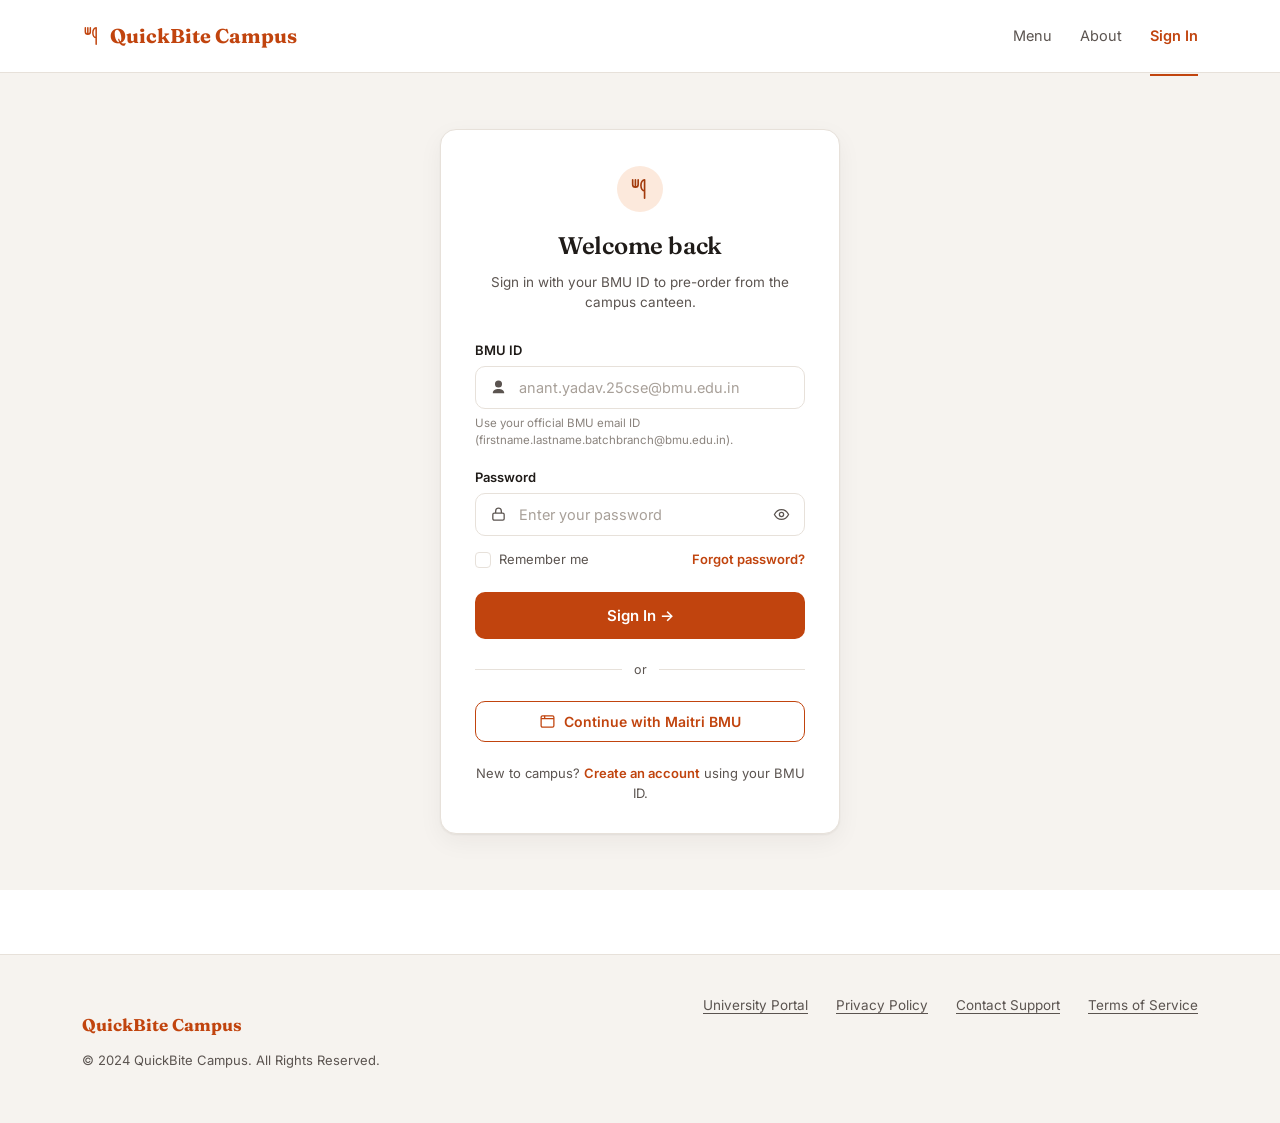
<file: login.html>
<!DOCTYPE html>
<html lang="en">

<head>
    <meta charset="UTF-8">
    <meta name="viewport" content="width=device-width, initial-scale=1.0">
    <title>Sign In — QuickBite Campus</title>
    <link rel="preconnect" href="https://fonts.googleapis.com">
    <link href="https://fonts.googleapis.com/css2?family=Fraunces:wght@600;700&family=Inter:wght@400;500;600;700&display=swap" rel="stylesheet">
    <link rel="stylesheet" href="style.css">
    <link rel="stylesheet" href="login.css">
</head>

<body>

    <header class="site-header">
        <div class="wrap">
            <a href="index.html" class="brand">
                <svg width="20" height="20" viewBox="0 0 24 24" fill="none"><path d="M7 2v8M4 2v5a3 3 0 0 0 6 0V2M17 2c-2.2 0-4 2.5-4 6s1.8 6 4 6M17 2v20" stroke="currentColor" stroke-width="1.8" stroke-linecap="round"/></svg> QuickBite Campus
            </a>
            <nav class="main-nav" style="margin-left:auto;">
                <a href="menu.html">Menu</a>
                <a href="about.html">About</a>
                <a href="login.html" class="active">Sign In</a>
            </nav>
        </div>
    </header>

    <main class="login-page">
        <div class="login-card">

            <div class="login-head">
                <span class="login-icon">
        <svg width="22" height="22" viewBox="0 0 24 24" fill="none"><path d="M7 2v8M4 2v5a3 3 0 0 0 6 0V2M17 2c-2.2 0-4 2.5-4 6s1.8 6 4 6M17 2v20" stroke="currentColor" stroke-width="1.8" stroke-linecap="round"/></svg>
      </span>
                <h1>Welcome back</h1>
                <p class="login-sub">Sign in with your BMU ID to pre-order from the campus canteen.</p>
            </div>

            <form class="login-form" action="#" method="post">

                <label class="field">
        <span class="field-label">BMU ID</span>
        <div class="input-wrap">
          <svg width="17" height="17" viewBox="0 0 24 24" fill="none"><path d="M12 12a5 5 0 1 0 0-10 5 5 0 0 0 0 10Zm0 2c-4.4 0-8 2.2-8 5v1h16v-1c0-2.8-3.6-5-8-5Z" fill="currentColor"/></svg>
          <input type="email" name="bmuid" placeholder="anant.yadav.25cse@bmu.edu.in" autocomplete="username" required>
        </div>
        <span class="field-hint">Use your official BMU email ID (firstname.lastname.batchbranch@bmu.edu.in).</span>
      </label>

                <label class="field">
        <span class="field-label">Password</span>
        <div class="input-wrap">
          <svg width="17" height="17" viewBox="0 0 24 24" fill="none"><rect x="4" y="10" width="16" height="10" rx="2" stroke="currentColor" stroke-width="1.8"/><path d="M8 10V7a4 4 0 0 1 8 0v3" stroke="currentColor" stroke-width="1.8"/></svg>
          <input type="password" name="password" placeholder="Enter your password" autocomplete="current-password" required>
          <button type="button" class="toggle-visibility" aria-label="Show password">
            <svg width="17" height="17" viewBox="0 0 24 24" fill="none"><path d="M2 12s3.5-7 10-7 10 7 10 7-3.5 7-10 7-10-7-10-7Z" stroke="currentColor" stroke-width="1.8"/><circle cx="12" cy="12" r="3" stroke="currentColor" stroke-width="1.8"/></svg>
          </button>
        </div>
      </label>

                <div class="field-row">
                    <label class="checkbox">
          <input type="checkbox" name="remember">
          <span class="checkbox-box"></span>
          Remember me
        </label>
                    <a href="#" class="forgot-link">Forgot password?</a>
                </div>

                <button type="submit" class="btn btn-primary btn-block login-submit">Sign In →</button>

            </form>

            <div class="divider"><span>or</span></div>

            <button type="button" class="btn btn-ghost btn-block sso-btn">
      <svg width="17" height="17" viewBox="0 0 24 24" fill="none"><rect x="3" y="4" width="18" height="16" rx="2" stroke="currentColor" stroke-width="1.8"/><path d="M3 8h18M8 4v4" stroke="currentColor" stroke-width="1.8"/></svg>
      Continue with Maitri BMU
    </button>

            <p class="signup-note">New to campus? <a href="signup.html">Create an account</a> using your BMU ID.</p>

        </div>
    </main>

    <footer class="site-footer">
        <div class="wrap">
            <div>
                <p class="brand" style="font-size:17px;">QuickBite Campus</p>
                <p class="footer-copy">© 2024 QuickBite Campus. All Rights Reserved.</p>
            </div>
            <nav class="footer-links">
                <a href="#">University Portal</a>
                <a href="#">Privacy Policy</a>
                <a href="#">Contact Support</a>
                <a href="#">Terms of Service</a>
            </nav>
        </div>
    </footer>

</body>

</html>
</file>
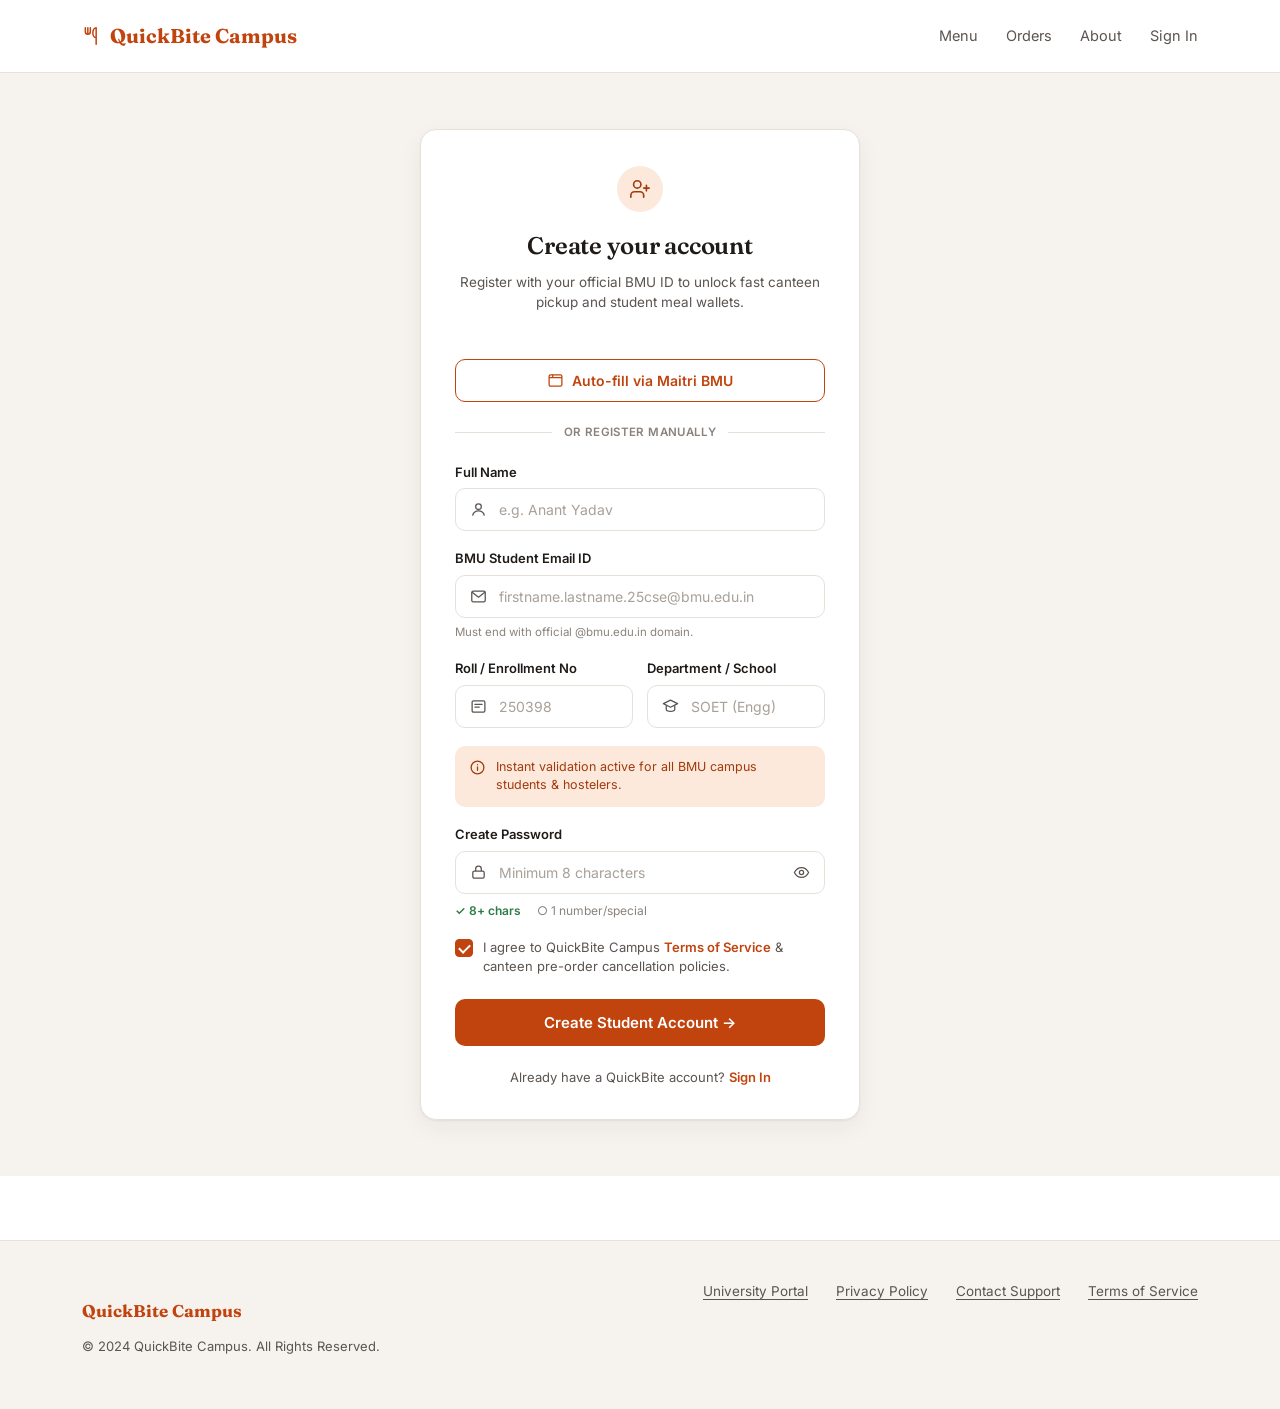
<file: signup.html>
<!DOCTYPE html>
<html lang="en">

<head>
    <meta charset="UTF-8">
    <meta name="viewport" content="width=device-width, initial-scale=1.0">
    <title>Create Account — QuickBite Campus</title>
    <link rel="preconnect" href="https://fonts.googleapis.com">
    <link href="https://fonts.googleapis.com/css2?family=Fraunces:wght@600;700&family=Inter:wght@400;500;600;700&display=swap" rel="stylesheet">
    <link rel="stylesheet" href="style.css">
    <link rel="stylesheet" href="signup.css">
</head>

<body>

    <header class="site-header">
        <div class="wrap">
            <a href="index.html" class="brand">
                <svg width="20" height="20" viewBox="0 0 24 24" fill="none"><path d="M7 2v8M4 2v5a3 3 0 0 0 6 0V2M17 2c-2.2 0-4 2.5-4 6s1.8 6 4 6M17 2v20" stroke="currentColor" stroke-width="1.8" stroke-linecap="round"/></svg> QuickBite Campus
            </a>
            <nav class="main-nav" style="margin-left:auto;">
                <a href="menu.html">Menu</a>
                <a href="order.html">Orders</a>
                <a href="about.html">About</a>
                <a href="login.html">Sign In</a>
            </nav>
        </div>
    </header>

    <main class="signup-page">
        <div class="signup-card">

            <div class="signup-head">
                <span class="signup-icon">
        <svg width="22" height="22" viewBox="0 0 24 24" fill="none"><path d="M16 21v-2a4 4 0 0 0-4-4H6a4 4 0 0 0-4 4v2" stroke="currentColor" stroke-width="1.8" stroke-linecap="round"/><circle cx="9" cy="7" r="4" stroke="currentColor" stroke-width="1.8"/><path d="M19 8v6M22 11h-6" stroke="currentColor" stroke-width="1.8" stroke-linecap="round"/></svg>
      </span>
                <h1>Create your account</h1>
                <p class="signup-sub">Register with your official BMU ID to unlock fast canteen pickup and student meal wallets.</p>
            </div>

            <button type="button" class="btn btn-ghost btn-block sso-btn">
      <svg width="17" height="17" viewBox="0 0 24 24" fill="none"><rect x="3" y="4" width="18" height="16" rx="2" stroke="currentColor" stroke-width="1.8"/><path d="M3 8h18M8 4v4" stroke="currentColor" stroke-width="1.8"/></svg>
      Auto-fill via Maitri BMU
    </button>

            <div class="divider"><span>OR REGISTER MANUALLY</span></div>

            <form class="signup-form" action="#" method="post">

                <label class="field">
        <span class="field-label">Full Name</span>
        <div class="input-wrap">
          <svg width="17" height="17" viewBox="0 0 24 24" fill="none"><circle cx="12" cy="8" r="4" stroke="currentColor" stroke-width="1.8"/><path d="M4 20c0-3.3 3.6-6 8-6s8 2.7 8 6" stroke="currentColor" stroke-width="1.8" stroke-linecap="round"/></svg>
          <input type="text" name="fullname" placeholder="e.g. Anant Yadav" autocomplete="name" required>
        </div>
      </label>

                <label class="field">
        <span class="field-label">BMU Student Email ID</span>
        <div class="input-wrap">
          <svg width="17" height="17" viewBox="0 0 24 24" fill="none"><rect x="2.5" y="4.5" width="19" height="15" rx="2" stroke="currentColor" stroke-width="1.8"/><path d="m3 6 9 7 9-7" stroke="currentColor" stroke-width="1.8" stroke-linecap="round"/></svg>
          <input type="email" name="email" placeholder="firstname.lastname.25cse@bmu.edu.in" autocomplete="email" required>
        </div>
        <span class="field-hint">Must end with official @bmu.edu.in domain.</span>
      </label>

                <div class="field-row-2">
                    <label class="field">
          <span class="field-label">Roll / Enrollment No</span>
          <div class="input-wrap">
            <svg width="17" height="17" viewBox="0 0 24 24" fill="none"><rect x="3" y="4" width="18" height="16" rx="2" stroke="currentColor" stroke-width="1.8"/><path d="M7 9h10M7 13h6" stroke="currentColor" stroke-width="1.8" stroke-linecap="round"/></svg>
            <input type="text" name="rollno" placeholder="250398" required>
          </div>
        </label>

                    <label class="field">
          <span class="field-label">Department / School</span>
          <div class="input-wrap">
            <svg width="17" height="17" viewBox="0 0 24 24" fill="none"><path d="M12 3 2 8l10 5 10-5-10-5Z" stroke="currentColor" stroke-width="1.8" stroke-linejoin="round"/><path d="M6 10.5V16c0 1.5 2.7 3 6 3s6-1.5 6-3v-5.5" stroke="currentColor" stroke-width="1.8"/></svg>
            <input type="text" name="department" placeholder="SOET (Engg)" required>
          </div>
        </label>
                </div>

                <div class="info-banner">
                    <svg width="17" height="17" viewBox="0 0 24 24" fill="none"><circle cx="12" cy="12" r="9" stroke="currentColor" stroke-width="1.8"/><path d="M12 8v.01M12 11v5" stroke="currentColor" stroke-width="1.8" stroke-linecap="round"/></svg>                    Instant validation active for all BMU campus students &amp; hostelers.
                </div>

                <label class="field">
        <span class="field-label">Create Password</span>
        <div class="input-wrap">
          <svg width="17" height="17" viewBox="0 0 24 24" fill="none"><rect x="4" y="10" width="16" height="10" rx="2" stroke="currentColor" stroke-width="1.8"/><path d="M8 10V7a4 4 0 0 1 8 0v3" stroke="currentColor" stroke-width="1.8"/></svg>
          <input type="password" name="password" placeholder="Minimum 8 characters" autocomplete="new-password" required>
          <button type="button" class="toggle-visibility" aria-label="Show password">
            <svg width="17" height="17" viewBox="0 0 24 24" fill="none"><path d="M2 12s3.5-7 10-7 10 7 10 7-3.5 7-10 7-10-7-10-7Z" stroke="currentColor" stroke-width="1.8"/><circle cx="12" cy="12" r="3" stroke="currentColor" stroke-width="1.8"/></svg>
          </button>
        </div>
        <div class="password-checks">
          <span class="check-ok">✓ 8+ chars</span>
          <span class="check-pending">○ 1 number/special</span>
        </div>
      </label>

                <label class="checkbox terms-checkbox">
        <input type="checkbox" name="terms" checked required>
        <span class="checkbox-box"></span>
        <span>I agree to QuickBite Campus <a href="#">Terms of Service</a> &amp; canteen pre-order cancellation policies.</span>
      </label>

                <button type="submit" class="btn btn-primary btn-block signup-submit">Create Student Account →</button>

            </form>

            <p class="signin-note">Already have a QuickBite account? <a href="login.html">Sign In</a></p>

        </div>
    </main>

    <footer class="site-footer">
        <div class="wrap">
            <div>
                <p class="brand" style="font-size:17px;">QuickBite Campus</p>
                <p class="footer-copy">© 2024 QuickBite Campus. All Rights Reserved.</p>
            </div>
            <nav class="footer-links">
                <a href="#">University Portal</a>
                <a href="#">Privacy Policy</a>
                <a href="#">Contact Support</a>
                <a href="#">Terms of Service</a>
            </nav>
        </div>
    </footer>

</body>

</html>
</file>
<file: style.css>
/* ==========================================================================
   QuickBite Campus — Landing Page (index.html) — full stylesheet
   Colors used throughout (from the Figma design):
     #C1440E  — primary orange (buttons, prices, links, active states)
     #A23A0C  — orange dark (hover states)
     #FCE9DC  — orange light (icon backgrounds, tag pills, badges)
     #1F1B18  — ink (headings, body text, footer bar)
     #5B5450  — ink soft (secondary/paragraph text)
     #E7E1DA  — line (borders, dividers)
     #FFFFFF  — white (cards, buttons, page background)
     #F6F3EF  — background soft (features section, footer background)
     #FAF8F5  — background panel (subtle inset panels)
   ========================================================================== */

* { box-sizing: border-box; }

html { scroll-behavior: smooth; }

body {
  margin: 0;
  font-family: "Inter", -apple-system, BlinkMacSystemFont, "Segoe UI", sans-serif;
  color: #1F1B18;
  background: #FFFFFF;
  line-height: 1.5;
  -webkit-font-smoothing: antialiased;
}

h1, h2, h3 {
  font-family: "Fraunces", Georgia, "Times New Roman", serif;
  font-weight: 600;
  margin: 0;
  color: #1F1B18;
  letter-spacing: -0.01em;
}

a { color: inherit; text-decoration: none; }
img { max-width: 100%; display: block; }
button { font-family: inherit; cursor: pointer; }

.wrap {
  max-width: 1180px;
  margin: 0 auto;
  padding: 0 32px;
}

:focus-visible {
  outline: 2px solid #C1440E;
  outline-offset: 2px;
}

@media (prefers-reduced-motion: reduce) {
  * { transition: none !important; animation: none !important; }
}

/* ---------- Header ---------- */

.site-header {
  border-bottom: 1px solid #E7E1DA;
  background: #FFFFFF;
  position: sticky;
  top: 0;
  z-index: 40;
}

.site-header .wrap {
  display: flex;
  align-items: center;
  gap: 28px;
  height: 72px;
}

.brand {
  display: flex;
  align-items: center;
  gap: 8px;
  font-family: "Fraunces", Georgia, serif;
  font-weight: 700;
  font-size: 20px;
  color: #C1440E;
  white-space: nowrap;
}

.brand svg { flex: none; }

.header-search {
  flex: 1;
  max-width: 340px;
  display: flex;
  align-items: center;
  gap: 8px;
  border: 1px solid #E7E1DA;
  border-radius: 10px;
  padding: 9px 14px;
  background: #F6F3EF;
  color: #5B5450;
}

.header-search input {
  border: none;
  background: none;
  outline: none;
  font-size: 14px;
  color: #1F1B18;
  width: 100%;
  font-family: inherit;
}

.header-search svg { flex: none; opacity: 0.6; }

.main-nav {
  display: flex;
  align-items: center;
  gap: 28px;
  margin-left: auto;
  font-size: 14.5px;
  color: #1F1B18;
}

.main-nav a {
  position: relative;
  padding: 4px 0;
  color: #5B5450;
}

.main-nav a:hover { color: #1F1B18; }

.main-nav a.active {
  color: #C1440E;
  font-weight: 600;
}

.main-nav a.active::after {
  content: "";
  position: absolute;
  left: 0;
  right: 0;
  bottom: -25px;
  height: 2px;
  background: #C1440E;
}

.avatar {
  width: 34px;
  height: 34px;
  border-radius: 50%;
  background: #FCE9DC;
  color: #A23A0C;
  display: flex;
  align-items: center;
  justify-content: center;
  font-weight: 700;
  font-size: 13px;
  flex: none;
}

/* ---------- Buttons ---------- */

.btn {
  display: inline-flex;
  align-items: center;
  justify-content: center;
  gap: 8px;
  padding: 12px 22px;
  border-radius: 10px;
  font-size: 15px;
  font-weight: 600;
  border: 1px solid transparent;
  transition: background 0.15s ease, border-color 0.15s ease, color 0.15s ease;
  white-space: nowrap;
}

.btn-primary {
  background: #C1440E;
  color: #FFFFFF;
}
.btn-primary:hover { background: #A23A0C; }

.btn-ghost {
  background: transparent;
  color: #C1440E;
  border-color: #C1440E;
}
.btn-ghost:hover { background: #FCE9DC; }

.btn-block { width: 100%; }

.btn-sm {
  padding: 8px 14px;
  font-size: 13.5px;
  border-radius: 6px;
}

/* ---------- Footer ---------- */

.site-footer {
  background: #F6F3EF;
  border-top: 1px solid #E7E1DA;
  padding: 40px 0;
  margin-top: 64px;
}

.site-footer .wrap {
  display: flex;
  justify-content: space-between;
  align-items: flex-start;
  flex-wrap: wrap;
  gap: 20px;
}

.site-footer .brand { margin-bottom: 6px; }

.footer-copy {
  font-size: 13px;
  color: #5B5450;
}

.footer-links {
  display: flex;
  gap: 28px;
  font-size: 13.5px;
}

.footer-links a {
  color: #5B5450;
  text-decoration: underline;
  text-underline-offset: 3px;
}
.footer-links a:hover { color: #1F1B18; }

/* ---------- Utility ---------- */

.eyebrow-link {
  font-size: 14px;
  font-weight: 600;
  color: #C1440E;
  display: inline-flex;
  align-items: center;
  gap: 4px;
}

/* ==========================================================================
   Landing page specific sections
   ========================================================================== */

/* ---------- Hero ---------- */

.hero { padding: 72px 0 88px; }

.hero-grid {
  display: grid;
  grid-template-columns: 1fr 1fr;
  gap: 56px;
  align-items: center;
}

.hero-copy h1 {
  font-size: 46px;
  line-height: 1.1;
  max-width: 11ch;
  color: #1F1B18;
}

.hero-sub {
  margin: 22px 0 30px;
  font-size: 16.5px;
  color: #5B5450;
  max-width: 46ch;
  line-height: 1.6;
}

.hero-actions {
  display: flex;
  gap: 14px;
  flex-wrap: wrap;
}

.hero-card {
  border-radius: 16px;
  overflow: hidden;
  box-shadow: 0 1px 2px rgba(31, 27, 24, 0.06), 0 8px 24px rgba(31, 27, 24, 0.05);
  border: 1px solid #E7E1DA;
  background: #FFFFFF;
}

.hero-card-header {
  display: flex;
  justify-content: space-between;
  align-items: center;
  padding: 12px 18px;
  font-size: 12.5px;
}

.hero-card-brand { font-weight: 700; color: #C1440E; }
.hero-card-nav { color: #5B5450; }

.hero-card-img {
  width: 100%;
  aspect-ratio: 16/10;
  object-fit: cover;
}

.hero-card-footer {
  padding: 16px 18px 20px;
  text-align: center;
}

.hero-card-title {
  font-family: "Fraunces", serif;
  font-weight: 600;
  font-size: 16px;
  margin: 0 0 4px;
  color: #1F1B18;
}

.hero-card-meta {
  font-size: 12.5px;
  color: #5B5450;
  margin: 0;
}

/* ---------- Features ---------- */

.features {
  background: #F6F3EF;
  padding: 56px 0;
}

.features-grid {
  display: grid;
  grid-template-columns: repeat(3, 1fr);
  gap: 24px;
}

.feature-card {
  background: #FFFFFF;
  border: 1px solid #E7E1DA;
  border-radius: 16px;
  padding: 26px 24px;
}

.feature-icon {
  width: 42px;
  height: 42px;
  border-radius: 10px;
  background: #FCE9DC;
  display: flex;
  align-items: center;
  justify-content: center;
  font-size: 18px;
  margin-bottom: 18px;
}

.feature-card h3 {
  font-size: 17px;
  margin-bottom: 8px;
  color: #1F1B18;
}

.feature-card p {
  font-size: 14px;
  color: #5B5450;
  margin: 0;
  line-height: 1.55;
}

/* ---------- Today's Menu ---------- */

.today-menu { padding: 64px 0 20px; }

.section-head {
  display: flex;
  justify-content: space-between;
  align-items: baseline;
  margin-bottom: 24px;
}

.section-head h2 { font-size: 26px; }

.menu-scroll {
  display: grid;
  grid-template-columns: repeat(4, 1fr);
  gap: 20px;
}

.dish-card {
  border: 1px solid #E7E1DA;
  border-radius: 16px;
  overflow: hidden;
  background: #FFFFFF;
  transition: box-shadow 0.15s ease, transform 0.15s ease;
}

.dish-card:hover {
  box-shadow: 0 1px 2px rgba(31, 27, 24, 0.06), 0 8px 24px rgba(31, 27, 24, 0.05);
  transform: translateY(-2px);
}

.dish-img-wrap {
  position: relative;
  aspect-ratio: 4/3;
  overflow: hidden;
}

.dish-img-wrap img {
  width: 100%;
  height: 100%;
  object-fit: cover;
}

.badge {
  position: absolute;
  font-size: 11.5px;
  font-weight: 700;
  padding: 3px 9px;
  border-radius: 999px;
}

.badge-rating {
  top: 10px;
  right: 10px;
  background: rgba(255,255,255,0.92);
  color: #1F1B18;
}

.badge-tag-overlay {
  top: 10px;
  left: 10px;
  background: rgba(31,27,24,0.85);
  color: #FFFFFF;
}

.dish-body { padding: 14px 16px 16px; }

.dish-name {
  font-family: "Fraunces", serif;
  font-weight: 600;
  font-size: 16px;
  margin: 0 0 4px;
  color: #1F1B18;
}

.dish-desc {
  font-size: 13px;
  color: #5B5450;
  margin: 0 0 10px;
  min-height: 34px;
  line-height: 1.4;
}

.tag {
  display: inline-block;
  font-size: 11px;
  font-weight: 600;
  color: #A23A0C;
  background: #FCE9DC;
  padding: 3px 9px;
  border-radius: 999px;
  margin-bottom: 10px;
}

.dish-foot {
  display: flex;
  justify-content: space-between;
  align-items: center;
  margin-top: 4px;
}

.price {
  font-weight: 700;
  font-size: 16px;
  color: #C1440E;
}

.add-btn {
  width: 30px;
  height: 30px;
  border-radius: 50%;
  border: none;
  background: #FCE9DC;
  color: #A23A0C;
  font-size: 17px;
  font-weight: 700;
  line-height: 1;
  display: flex;
  align-items: center;
  justify-content: center;
  transition: background 0.15s ease;
}

.add-btn:hover { background: #C1440E; color: #FFFFFF; }

/* ---------- Responsive ---------- */

@media (max-width: 980px) {
  .hero-grid { grid-template-columns: 1fr; }
  .features-grid { grid-template-columns: 1fr; }
  .menu-scroll {
    grid-template-columns: repeat(4, 220px);
    overflow-x: auto;
    padding-bottom: 8px;
  }
}

@media (max-width: 640px) {
  .main-nav { display: none; }
  .header-search { max-width: none; }
  .hero-copy h1 { font-size: 34px; }
}
</file>
<file: login.css>
/* ==========================================================================
   QuickBite Campus — Login page styles
   Color palette used:
     #C1440E  — primary orange (submit button, focus border, links, checkbox)
     #A23A0C  — orange dark (icon color)
     #FCE9DC  — orange light (icon background)
     #1F1B18  — ink (headings, input text, field labels)
     #5B5450  — ink soft (subtext, secondary labels)
     #E7E1DA  — line (borders, divider)
     #FFFFFF  — white (card background, input background, checkmark)
     #F6F3EF  — background soft (page background behind the card)
     #A8A099  — placeholder text
     #8A837D  — field hint text
   ========================================================================== */

.login-page {
  min-height: calc(100vh - 73px - 130px);
  display: flex;
  align-items: center;
  justify-content: center;
  background: #F6F3EF;
  padding: 56px 20px;
}

.login-card {
  width: 100%;
  max-width: 400px;
  background: #FFFFFF;
  border: 1px solid #E7E1DA;
  border-radius: 16px;
  box-shadow: 0 1px 2px rgba(31, 27, 24, 0.06), 0 8px 24px rgba(31, 27, 24, 0.05);
  padding: 36px 34px 30px;
}

.login-head {
  text-align: center;
  margin-bottom: 28px;
}

.login-icon {
  display: inline-flex;
  align-items: center;
  justify-content: center;
  width: 46px;
  height: 46px;
  border-radius: 50%;
  background: #FCE9DC;
  color: #A23A0C;
  margin-bottom: 16px;
}

.login-head h1 {
  font-size: 24px;
  margin-bottom: 8px;
  color: #1F1B18;
}

.login-sub {
  font-size: 13.5px;
  color: #5B5450;
  line-height: 1.5;
  margin: 0;
}

/* ---------- Form fields ---------- */

.login-form {
  display: flex;
  flex-direction: column;
  gap: 18px;
}

.field {
  display: flex;
  flex-direction: column;
  gap: 6px;
}

.field-label {
  font-size: 13px;
  font-weight: 600;
  color: #1F1B18;
}

.input-wrap {
  display: flex;
  align-items: center;
  gap: 10px;
  border: 1px solid #E7E1DA;
  border-radius: 10px;
  padding: 11px 14px;
  background: #FFFFFF;
  transition: border-color 0.15s ease;
}

.input-wrap:focus-within {
  border-color: #C1440E;
}

.input-wrap svg {
  flex: none;
  color: #5B5450;
}

.input-wrap input {
  border: none;
  outline: none;
  font-family: inherit;
  font-size: 14.5px;
  width: 100%;
  background: none;
  color: #1F1B18;
}

.input-wrap input::placeholder { color: #A8A099; }

.toggle-visibility {
  border: none;
  background: none;
  color: #5B5450;
  display: flex;
  padding: 0;
  flex: none;
}

.field-hint {
  font-size: 11.5px;
  color: #8A837D;
}

/* ---------- Row: remember + forgot ---------- */

.field-row {
  display: flex;
  align-items: center;
  justify-content: space-between;
  margin-top: -4px;
}

.checkbox {
  display: flex;
  align-items: center;
  gap: 8px;
  font-size: 13px;
  color: #5B5450;
  cursor: pointer;
}

.checkbox input { display: none; }

.checkbox-box {
  width: 16px;
  height: 16px;
  border-radius: 4px;
  border: 1.5px solid #E7E1DA;
  position: relative;
  flex: none;
}

.checkbox input:checked + .checkbox-box {
  background: #C1440E;
  border-color: #C1440E;
}

.checkbox input:checked + .checkbox-box::after {
  content: "";
  position: absolute;
  left: 4px;
  top: 1px;
  width: 4px;
  height: 8px;
  border: solid #FFFFFF;
  border-width: 0 2px 2px 0;
  transform: rotate(45deg);
}

.forgot-link {
  font-size: 13px;
  font-weight: 600;
  color: #C1440E;
}

.login-submit {
  margin-top: 4px;
  padding: 13px 0;
  font-size: 15px;
}

/* ---------- Divider ---------- */

.divider {
  display: flex;
  align-items: center;
  text-align: center;
  margin: 22px 0;
  color: #5B5450;
  font-size: 12.5px;
}

.divider::before,
.divider::after {
  content: "";
  flex: 1;
  height: 1px;
  background: #E7E1DA;
}

.divider span { padding: 0 12px; }

.sso-btn {
  font-size: 14px;
  padding: 11px 0;
}

.signup-note {
  text-align: center;
  font-size: 13px;
  color: #5B5450;
  margin: 22px 0 0;
}

.signup-note a {
  color: #C1440E;
  font-weight: 600;
}

/* ---------- Responsive ---------- */

@media (max-width: 640px) {
  .main-nav { display: none; }
  .login-card { padding: 30px 22px 26px; }
}
</file>
<file: signup.css>
/* ==========================================================================
   QuickBite Campus — Create Account page styles
   Color palette used:
     #C1440E  — primary orange (submit button, checkbox, checked terms, links)
     #A23A0C  — orange dark (icon color)
     #FCE9DC  — orange light (icon background, info banner background)
     #1F1B18  — ink (headings, input text, field labels)
     #5B5450  — ink soft (subtext, secondary labels, hints)
     #E7E1DA  — line (borders, divider)
     #FFFFFF  — white (card background, input background, checkmark)
     #F6F3EF  — background soft (page background behind the card)
     #A8A099  — placeholder text
     #8A837D  — field hint text
     #2E7D46  — success green (password check passed)
   ========================================================================== */

.signup-page {
    min-height: calc(100vh - 73px - 130px);
    display: flex;
    align-items: center;
    justify-content: center;
    background: #F6F3EF;
    padding: 56px 20px;
}

.signup-card {
    width: 100%;
    max-width: 440px;
    background: #FFFFFF;
    border: 1px solid #E7E1DA;
    border-radius: 16px;
    box-shadow: 0 1px 2px rgba(31, 27, 24, 0.06), 0 8px 24px rgba(31, 27, 24, 0.05);
    padding: 36px 34px 32px;
}

.signup-head {
    text-align: center;
    margin-bottom: 24px;
}

.signup-icon {
    display: inline-flex;
    align-items: center;
    justify-content: center;
    width: 46px;
    height: 46px;
    border-radius: 50%;
    background: #FCE9DC;
    color: #A23A0C;
    margin-bottom: 16px;
}

.signup-head h1 {
    font-size: 24px;
    margin-bottom: 8px;
    color: #1F1B18;
}

.signup-sub {
    font-size: 13.5px;
    color: #5B5450;
    line-height: 1.5;
    margin: 0;
}


/* ---------- SSO button ---------- */

.sso-btn {
    font-size: 14px;
    padding: 12px 0;
    margin-top: 22px;
}


/* ---------- Divider ---------- */

.divider {
    display: flex;
    align-items: center;
    text-align: center;
    margin: 22px 0;
    color: #8A837D;
    font-size: 11.5px;
    font-weight: 600;
    letter-spacing: 0.03em;
}

.divider::before,
.divider::after {
    content: "";
    flex: 1;
    height: 1px;
    background: #E7E1DA;
}

.divider span {
    padding: 0 12px;
    white-space: nowrap;
}


/* ---------- Form fields ---------- */

.signup-form {
    display: flex;
    flex-direction: column;
    gap: 18px;
}

.field {
    display: flex;
    flex-direction: column;
    gap: 6px;
}

.field-row-2 {
    display: grid;
    grid-template-columns: 1fr 1fr;
    gap: 14px;
}

.field-label {
    font-size: 13px;
    font-weight: 600;
    color: #1F1B18;
}

.input-wrap {
    display: flex;
    align-items: center;
    gap: 10px;
    border: 1px solid #E7E1DA;
    border-radius: 10px;
    padding: 11px 14px;
    background: #FFFFFF;
    transition: border-color 0.15s ease;
}

.input-wrap:focus-within {
    border-color: #C1440E;
}

.input-wrap svg {
    flex: none;
    color: #5B5450;
}

.input-wrap input {
    border: none;
    outline: none;
    font-family: inherit;
    font-size: 14px;
    width: 100%;
    background: none;
    color: #1F1B18;
    min-width: 0;
}

.input-wrap input::placeholder {
    color: #A8A099;
}

.toggle-visibility {
    border: none;
    background: none;
    color: #5B5450;
    display: flex;
    padding: 0;
    flex: none;
}

.field-hint {
    font-size: 11.5px;
    color: #8A837D;
}


/* ---------- Info banner ---------- */

.info-banner {
    display: flex;
    align-items: flex-start;
    gap: 10px;
    background: #FCE9DC;
    color: #A23A0C;
    font-size: 12.5px;
    line-height: 1.5;
    padding: 12px 14px;
    border-radius: 10px;
}

.info-banner svg {
    flex: none;
    margin-top: 1px;
}


/* ---------- Password checks ---------- */

.password-checks {
    display: flex;
    gap: 16px;
    font-size: 12px;
    margin-top: 2px;
}

.check-ok {
    color: #2E7D46;
    font-weight: 600;
}

.check-pending {
    color: #8A837D;
}


/* ---------- Terms checkbox ---------- */

.checkbox {
    display: flex;
    align-items: flex-start;
    gap: 10px;
    font-size: 13px;
    color: #5B5450;
    cursor: pointer;
    line-height: 1.5;
}

.checkbox input {
    display: none;
}

.checkbox-box {
    width: 18px;
    height: 18px;
    border-radius: 4px;
    border: 1.5px solid #E7E1DA;
    position: relative;
    flex: none;
    margin-top: 1px;
}

.checkbox input:checked+.checkbox-box {
    background: #C1440E;
    border-color: #C1440E;
}

.checkbox input:checked+.checkbox-box::after {
    content: "";
    position: absolute;
    left: 5px;
    top: 2px;
    width: 5px;
    height: 9px;
    border: solid #FFFFFF;
    border-width: 0 2px 2px 0;
    transform: rotate(45deg);
}

.terms-checkbox a {
    color: #C1440E;
    font-weight: 600;
}

.signup-submit {
    margin-top: 4px;
    padding: 13px 0;
    font-size: 15px;
}

.signin-note {
    text-align: center;
    font-size: 13px;
    color: #5B5450;
    margin: 22px 0 0;
}

.signin-note a {
    color: #C1440E;
    font-weight: 600;
}


/* ---------- Responsive ---------- */

@media (max-width: 640px) {
    .main-nav {
        display: none;
    }
    .signup-card {
        padding: 30px 22px 26px;
    }
    .field-row-2 {
        grid-template-columns: 1fr;
        gap: 18px;
    }
}
</file>
